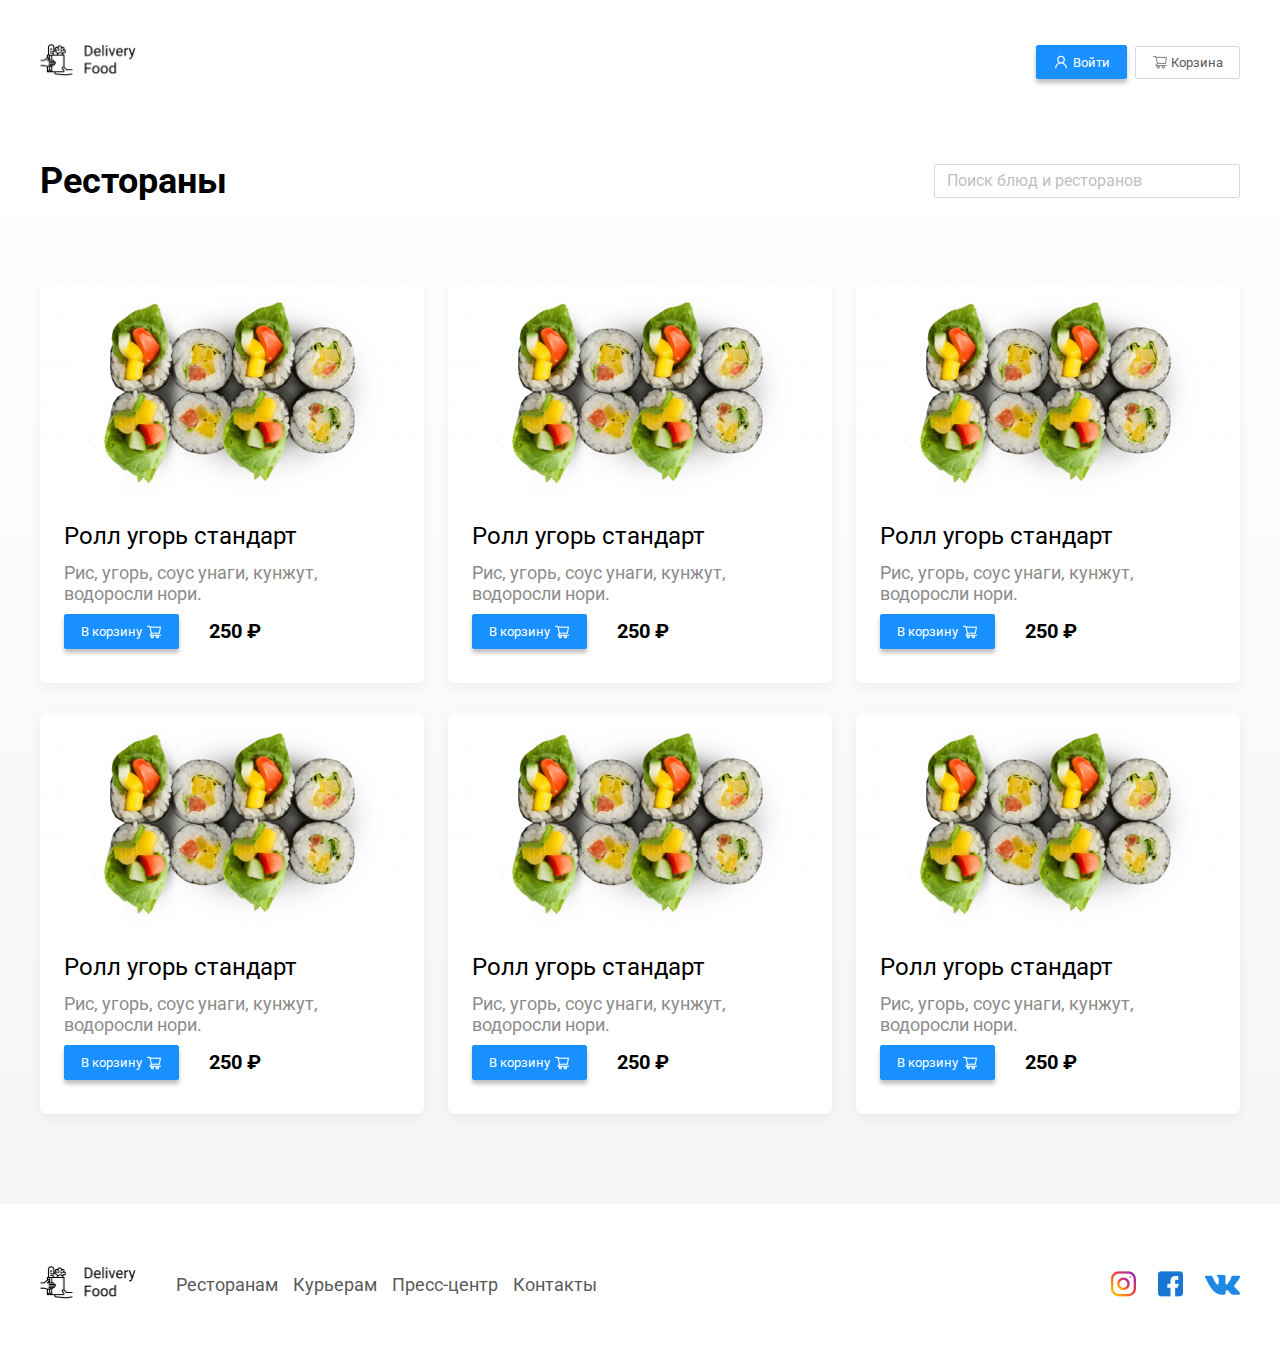
<file: goods.html>
<!DOCTYPE html>
<html lang="ru">

<head>
    <meta charset="UTF-8">
    <meta name="viewport" content="width=device-width, initial-scale=1.0">
    <link rel="preconnect" href="https://fonts.googleapis.com">
    <link rel="preconnect" href="https://fonts.gstatic.com" crossorigin>
    <link href="https://fonts.googleapis.com/css2?family=Roboto:wght@400;700&display=swap" rel="stylesheet">
    <link rel="stylesheet" href="./css/style.css">
    <script src="./script/script.js" defer></script>
    <title>Delivery Food</title>
</head>

<body>
    <div class="page-wrapper">
        <header class="header">
            <div class="container">
                <div class="header-box">
                    <a href="./index.html" class="header-logo logo">
                        <img src="./img/logo.png" alt="logo">
                    </a>
                    <div class="header-controls">
                        <button class="btn btn-primary">
                            <img src="./img/icons/user.png" alt="user">
                            Войти
                        </button>
                        <button id = "cart-button" class="btn btn-outline">
                            <img src="./img/icons/shopping-cart.png" alt="shopping-cart">
                            Корзина
                        </button>
                    </div>
                </div>
            </div>
        </header>
        <main class="main">
          

            <section class="products">
                <div class="container">
                    <div class="products-header">
                        <h3 class="products-header__title">
                            <p>Рестораны</p>
                        </h3>
                        <input type="text" class="products-header__search" placeholder="Поиск блюд и ресторанов" >
                    </div>
                    <div class="products-wrapper">
                        
                        <div class="products-card">
                            <div class="products-card__img">
                                <img src="./img/goods/good1.jpg" alt="Ресторан">
                            </div>
                            <div class="products-card__description">
                                <div class="products-car__description-row">
                                    <h5 class="products-car__description-name">
                                        Ролл угорь стандарт
                                    </h5>
                                    
                                </div>
                                <div class="products-car__description-row">
                                    <p class="products-car__description-text">
                                        Рис, угорь, соус унаги, кунжут, водоросли нори.
                                    </p>
                                </div>
                                <div class="products-car__description-row">
                                    <div class="products-car__description-controls">
                                        <button class="btn btn-primary">                                            
                                            В корзину
                                            <img src="./img/icons/shopping-cart-white.png" alt="user">
                                        </button>
                                        <span class="products-car__description-controls--price">
                                            250 ₽
                                        </span>
                                    </div>
                                </div>
                            </div>

                        </div>
                        <div class="products-card">
                            <div class="products-card__img">
                                <img src="./img/goods/good1.jpg" alt="Ресторан">
                            </div>
                            <div class="products-card__description">
                                <div class="products-car__description-row">
                                    <h5 class="products-car__description-name">
                                        Ролл угорь стандарт
                                    </h5>
                                    
                                </div>
                                <div class="products-car__description-row">
                                    <p class="products-car__description-text">
                                        Рис, угорь, соус унаги, кунжут, водоросли нори.
                                    </p>
                                </div>
                                <div class="products-car__description-row">
                                    <div class="products-car__description-controls">
                                        <button class="btn btn-primary">                                            
                                            В корзину
                                            <img src="./img/icons/shopping-cart-white.png" alt="user">
                                        </button>
                                        <span class="products-car__description-controls--price">
                                            250 ₽
                                        </span>
                                    </div>
                                </div>
                            </div>

                        </div>
                        <div class="products-card">
                            <div class="products-card__img">
                                <img src="./img/goods/good1.jpg" alt="Ресторан">
                            </div>
                            <div class="products-card__description">
                                <div class="products-car__description-row">
                                    <h5 class="products-car__description-name">
                                        Ролл угорь стандарт
                                    </h5>
                                    
                                </div>
                                <div class="products-car__description-row">
                                    <p class="products-car__description-text">
                                        Рис, угорь, соус унаги, кунжут, водоросли нори.
                                    </p>
                                </div>
                                <div class="products-car__description-row">
                                    <div class="products-car__description-controls">
                                        <button class="btn btn-primary">                                            
                                            В корзину
                                            <img src="./img/icons/shopping-cart-white.png" alt="user">
                                        </button>
                                        <span class="products-car__description-controls--price">
                                            250 ₽
                                        </span>
                                    </div>
                                </div>
                            </div>

                        </div>
                        <div class="products-card">
                            <div class="products-card__img">
                                <img src="./img/goods/good1.jpg" alt="Ресторан">
                            </div>
                            <div class="products-card__description">
                                <div class="products-car__description-row">
                                    <h5 class="products-car__description-name">
                                        Ролл угорь стандарт
                                    </h5>
                                    
                                </div>
                                <div class="products-car__description-row">
                                    <p class="products-car__description-text">
                                        Рис, угорь, соус унаги, кунжут, водоросли нори.
                                    </p>
                                </div>
                                <div class="products-car__description-row">
                                    <div class="products-car__description-controls">
                                        <button class="btn btn-primary">                                            
                                            В корзину
                                            <img src="./img/icons/shopping-cart-white.png" alt="user">
                                        </button>
                                        <span class="products-car__description-controls--price">
                                            250 ₽
                                        </span>
                                    </div>
                                </div>
                            </div>

                        </div>
                        <div class="products-card">
                            <div class="products-card__img">
                                <img src="./img/goods/good1.jpg" alt="Ресторан">
                            </div>
                            <div class="products-card__description">
                                <div class="products-car__description-row">
                                    <h5 class="products-car__description-name">
                                        Ролл угорь стандарт
                                    </h5>
                                    
                                </div>
                                <div class="products-car__description-row">
                                    <p class="products-car__description-text">
                                        Рис, угорь, соус унаги, кунжут, водоросли нори.
                                    </p>
                                </div>
                                <div class="products-car__description-row">
                                    <div class="products-car__description-controls">
                                        <button class="btn btn-primary">                                            
                                            В корзину
                                            <img src="./img/icons/shopping-cart-white.png" alt="user">
                                        </button>
                                        <span class="products-car__description-controls--price">
                                            250 ₽
                                        </span>
                                    </div>
                                </div>
                            </div>

                        </div>
                        <div class="products-card">
                            <div class="products-card__img">
                                <img src="./img/goods/good1.jpg" alt="Ресторан">
                            </div>
                            <div class="products-card__description">
                                <div class="products-car__description-row">
                                    <h5 class="products-car__description-name">
                                        Ролл угорь стандарт
                                    </h5>
                                    
                                </div>
                                <div class="products-car__description-row">
                                    <p class="products-car__description-text">
                                        Рис, угорь, соус унаги, кунжут, водоросли нори.
                                    </p>
                                </div>
                                <div class="products-car__description-row">
                                    <div class="products-car__description-controls">
                                        <button class="btn btn-primary">                                            
                                            В корзину
                                            <img src="./img/icons/shopping-cart-white.png" alt="user">
                                        </button>
                                        <span class="products-car__description-controls--price">
                                            250 ₽
                                        </span>
                                    </div>
                                </div>
                            </div>

                        </div>
                        
                        
                    </div>

                </div>
            </section>

        </main>
        <footer class="footer">
            <div class="container">
                <div class="footer-box">
                    <a href="./index.html" class="footer-logo logo">
                        <img src="./img/logo.png" alt="logo">
                    </a>
                    <div class="footer-nav">
                        <ul>
                            <li>Ресторанам</li>
                            <li>Курьерам</li>
                            <li>Пресс-центр</li>
                            <li>Контакты</li>
                        </ul>
                    </div>
                    <div class="footer-social">
                        <img src="./img/social/ins.png" alt="ins">
                        <img src="./img/social/fb.png" alt="fb">
                        <img src="./img/social/vk.png" alt="vk">
                    </div>
                </div>
            </div>
        </footer>
    </div>

</body>

</html>
</file>
<file: css/style.css>
* {
    font-family: Roboto;
    box-sizing: border-box;
    font-style: normal;
    line-height: normal;
}

body {
    margin: 0px;
    padding: 0px;
}

.page-wrapper {
    display: flex;
    flex-direction: column;
    min-height: 100vh;
}

.main {
    flex-grow: 1;
    background: linear-gradient(180deg, rgba(245, 245, 245, 0.00) 1.04%, #F5F5F5 100%);
}

.banner {
    margin-bottom: 56px;
}

.banner-item {

    background-image: url(./img/banners/banner-img.png);
    background-repeat: no-repeat;
    background-size: contain;
    background-position: center right;
    padding: 68px;
    border-radius: 10px;
    background-color: #FFF1B8;
}

.banner-item__title {
    color: #302C34;
    font-size: 39px;
    font-weight: 700;
    max-width: 50%;
    margin-top: 0;
    margin-bottom: 15px;
}

.banner-item__subtitle {
    color: #302C34;
    font-size: 24px;
    font-weight: 400;
    max-width: 50%;
    margin: 0;
}

.btn {
    display: flex;
    padding: 8px 16px;
    align-items: center;
    gap: 4px;
    cursor: pointer;
}

.btn-primary {
    border-radius: 2px;
    background: #1890FF;
    border: 1px solid #1890FF;
    box-shadow: 0px 4px 4px 0px rgba(0, 0, 0, 0.25);
    color: #fff;

}

.btn-outline {
    border-radius: 2px;
    border: 1px solid #D9D9D9;
    background: #FFF;
    color: #595959;
}

.logo {
    max-width: 100px;
}

.logo img {
    width: 100%;
}

.header {
    display: flex;
    align-items: center;
    min-height: 124px;
}

.header-box {
    height: 100%;
    display: flex;
    align-items: center;
    justify-content: space-between;
}

.header-controls {
    display: flex;
    align-items: center;
    justify-content: flex-end;
    gap: 8px;
}

.container {
    width: 100%;
    height: 100%;
    /* border: 1px solid black; */
    max-width: 1230px;
    margin: 0 auto;
    padding: 0 15px 0px 15px;
}

.footer {
    display: flex;
    align-items: center;

    min-height: 156px;
    padding: 60px 0;
}

.footer-nav {
    flex-grow: 1;

}

.footer-nav ul {
    display: flex;
    align-items: center;
    list-style: none;
    padding: 0px;
    margin: 0px;
    gap: 15px;
    flex-wrap: wrap;
}

.footer-nav ul li {
    color: #595959;

    font-size: 18px;
    font-weight: 400;

}

.footer-social {
    display: flex;
    align-items: center;
    justify-content: flex-end;
    gap: 21px;
}

.footer-box {
    height: 100%;
    display: flex;
    align-items: center;
    justify-content: space-between;

    gap: 36px;
}

.products-header {
    display: flex;
    align-items: center;
    justify-content: space-between;
    flex-wrap: wrap;
    gap: 24px;
}

.products-header__title {
    color: #000;
    font-size: 36px;
    font-weight: 700;
    margin: 0;
}

.products-header__search {
    min-width: 306px;
    height: 34px;
    border-radius: 2px;
    border: 1px solid #D9D9D9;
    background: #fff;
    padding: 5px 12px;
}

.products-header__search::placeholder {
    color: #BFBFBF;
    font-size: 16px;
    font-weight: 400;
    line-height: 24px;
    /* 150% */
}

.products-header__search:focus {
    outline: none;
    border: 1px solid #D9D9D9;
}

.products-wrapper {
    display: flex;
    flex-wrap: wrap;
    margin-top: 44px;
    margin-bottom: 90px;
    row-gap: 30px;
    column-gap: 24px;

}

.products-card {
    width: calc((100% - 48px) / 3);
    border-radius: 7px;
    background: #FFF;
    box-shadow: 0px 4px 12px 0px rgba(0, 0, 0, 0.05);
    overflow: hidden;
    text-decoration: none;
}

.products-card__img {
    width: 100%;
}

.products-card__img img {
    width: 100%;
}

.products-car__description-row {
    display: flex;
    align-items: center;
    justify-content: space-between;
}

.products-car__description-row:not(:last-child) {
    margin-bottom: 10px;
}


.products-car__description-title {
    color: #000;
    font-size: 24px;

    font-weight: 700;
    line-height: 32px;
    /* 133.333% */
    margin: 0;
}

.products-car__description-info-rat {
    color: #FFC107;
    font-size: 18px;
    font-weight: 700;
    line-height: 32px;
    /* 177.778% */
}

.products-car__description-info-price,
.products-car__description-info-group {
    color: #8C8C8C;
    font-size: 18px;

    font-weight: 400;
    line-height: 32px;
    /* 177.778% */
    position: relative;
}

.products-car__description-info-group::before {
    content: "";
    display: block;
    width: 5px;
    height: 5px;
    border-radius: 50%;
    background-color: #8C8C8C;
    position: absolute;
    left: -14px;
    top: 14px;

}

.products-car__description-bage {
    color: #FFF;
    font-size: 12px;
    font-weight: 400;
    line-height: 20px;
    /* 166.667% */
    border-radius: 2px;
    background: #262626;
    padding: 1px 8px;
}

.products-card__description {
    padding: 20px 24px 34px 24px;
}

.products-car__description-info {
    display: flex;
    align-items: center;
    justify-content: flex-start;
    flex-wrap: wrap;
    row-gap: 25px;
    column-gap: 25px;
}

@media (max-width: 991px) {
    .banner-item-title {
        max-width: 100%;
    }

    .banner-item-subtitle {
        max-width: 100%;
    }

    .products-card {
        width: calc((100% - 24px) / 2);
    }

    .banner-item {
        background-image: none;
    }
}

.products-car__description-name {
    margin: 0;
    color: #000;

    font-size: 24px;

    font-weight: 400;
    line-height: 32px;
    /* 133.333% */
}

.products-car__description-text {
    margin: 0;
    color: #8C8C8C;

    font-size: 18px;

    font-weight: 400;


}

.products-car__description-controls {
    display: flex;
    align-items: center;
    justify-content: flex-start;
    flex-wrap: wrap;
    row-gap: 10px;
    column-gap: 30px;
}

.products-car__description-controls--price {
    color: #000;

    font-size: 20px;

    font-weight: 700;
    line-height: 32px;
    /* 160% */
}

.card-modal__overlay {
    display: none;
    align-items: center;
    justify-content: center;
    position: fixed;
    top: 0;
    right: 0;
    left: 0;
    bottom: 0;
    background: rgba(0, 0, 0, 0.40);
}
.card-modal__overlay.open {
display: flex;
} 

.card-modal {
    width: 100%;
    max-width: 780px;
    padding: 40px 45px;
    border-radius: 5px;
    background: #fff;

}

.card-modal__header {
    display: flex;
    align-items: center;
    justify-content: space-between;
    margin-bottom: 48px;
}

.card-modal__header-title {
    color: #000;
    font-size: 36px;
    font-weight: 700;
    margin: 0;
}

.card-modal__header-close {
    cursor: pointer;
}

.card-modal__footer-controls {
    display: flex;
    align-items: center;

    gap: 10px;
}

.card-modal__footer {
    display: flex;
    align-items: center;
    justify-content: space-between;
    flex-wrap: wrap;
    gap: 10px;
    margin-top: 50px;
  
}

.card-modal__footer-price {
    border-radius: 5px;
    background: #262626;
    color: #FAFAFA;
    font-size: 20px;
    font-weight: 700;
    padding: 15px 20px;

}

.cart-item {
    display: flex;
    align-items: center;
    justify-content: space-between;
    flex-wrap: wrap;
    gap: 10px;
}
.cart-item:not(:last-child) {
    padding-bottom: 10px;
    margin-bottom: 10px;
    border-bottom: 1px solid #D9D9D9;
}

.cart-item__title {
    color: #000;

    font-size: 18px;

    font-weight: 400;
    line-height: 32px;
    /* 177.778% */
    margin: 0;
}

.cart-item__controls {
    display: flex;
    align-items: center;

}

.cart-item__controls button {

border: 1px solid #40A9FF;
color: #40A9FF;
}

.cart-item__controls-price {
    margin-right: 47px;
    color: #000;

    font-size: 20px;

    font-weight: 700;
    line-height: 32px;
    /* 160% */
}

.cart-item__controls-count {
    margin-left: 15px;
    margin-right: 15px;
}

@media (max-width: 768px) {

    .products-card {
        width: 100%;
    }
}
</file>
